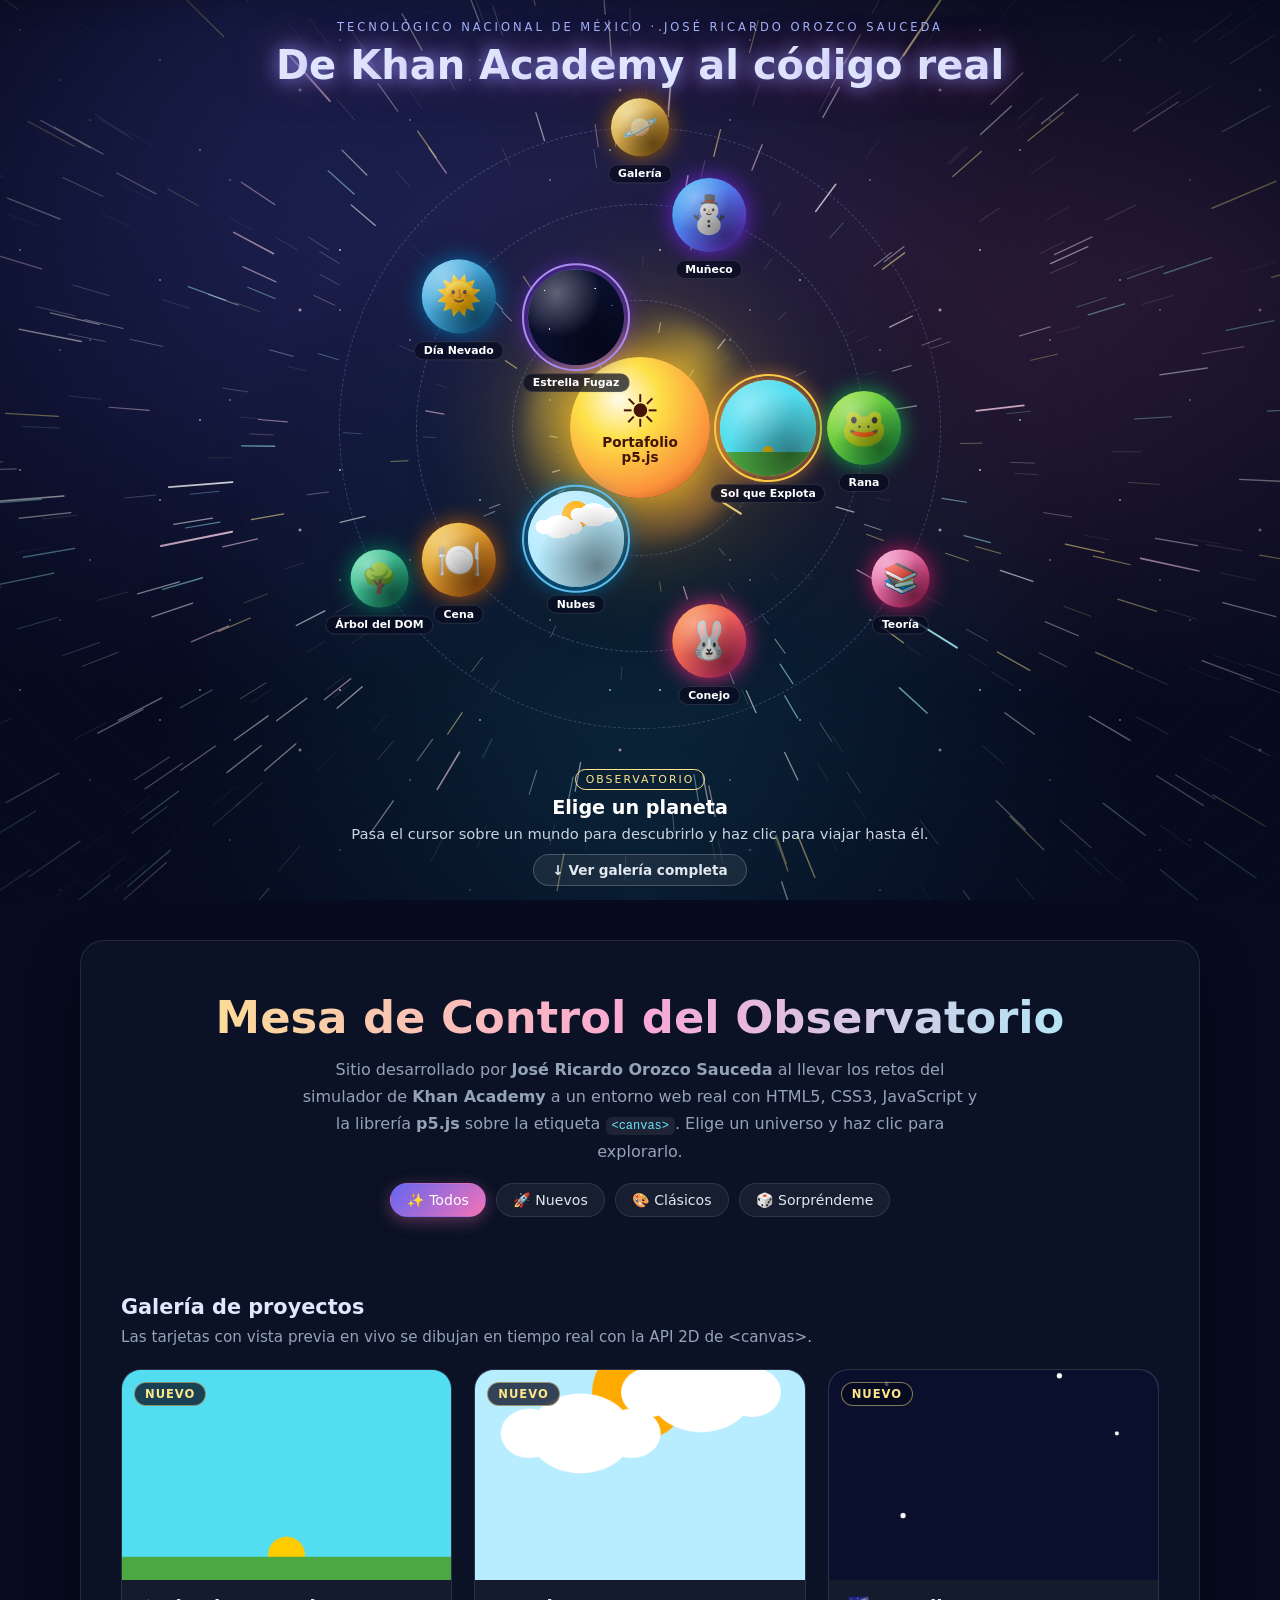
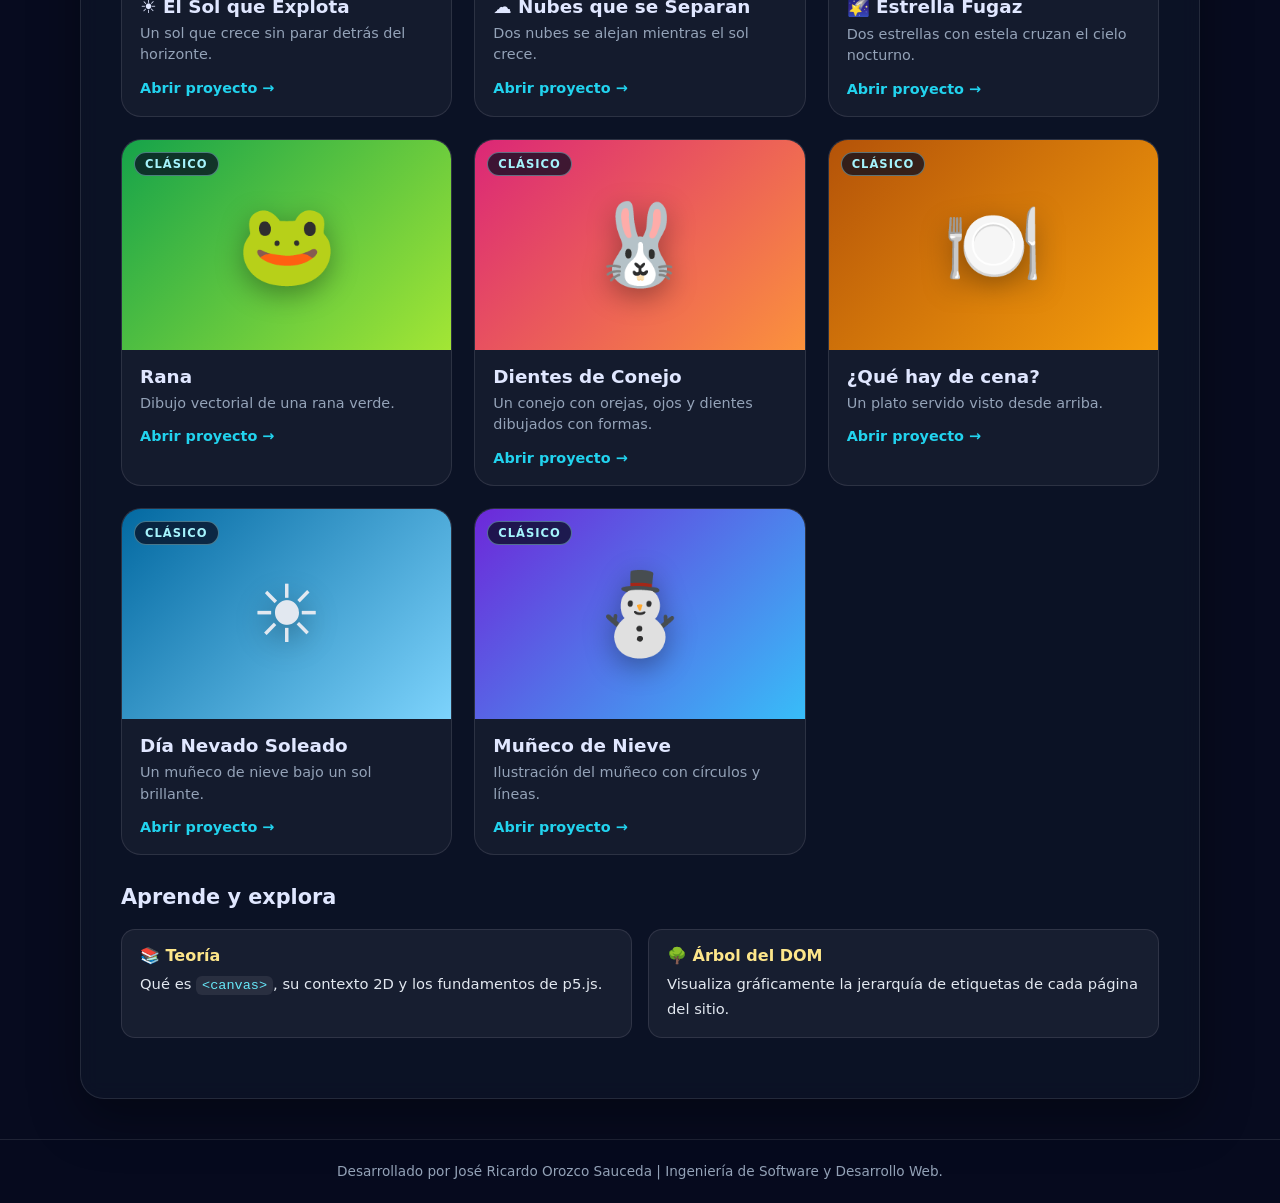
<file: index.html>
<!DOCTYPE html>
<html lang="es">
<head>
    <meta charset="UTF-8">
    <meta name="viewport" content="width=device-width, initial-scale=1.0">
    <title>Portafolio de Proyectos - Khan Academy</title>
    <link rel="stylesheet" href="style.css">
    <link rel="stylesheet" href="wow.css">
</head>
<body class="wow">
    <header>
        <h1>Portafolio Web: Khan Academy a Código Nativo</h1>
        <nav>
            <a href="index.html" class="active">Inicio</a>
            <a href="teoria.html">Teoría</a>
            <a href="dom-inspector.html">Árbol del DOM</a>
            <a href="rana.html">Rana</a>
            <a href="conejo.html">Conejo</a>
            <a href="cena.html">Cena</a>
            <a href="sol.html">Día Nevado</a>
            <a href="muneco.html">Muñeco</a>
            <a href="sol-explota.html" class="new">Sol que Explota</a>
            <a href="nubes.html" class="new">Nubes</a>
            <a href="estrella-fugaz.html" class="new">Estrella Fugaz</a>
        </nav>
    </header>

    <!-- ===================== PORTAL ORBITAL ===================== -->
    <section class="portal" id="portal" aria-label="Menú principal">
        <canvas class="warp" id="warp" aria-hidden="true"></canvas>

        <div class="portal-head">
            <p class="kicker">Tecnológico Nacional de México · José Ricardo Orozco Sauceda</p>
            <h2 class="wow-title">De Khan Academy al código real</h2>
        </div>

        <div class="system" id="system">
            <div class="corona" aria-hidden="true"></div>
            <div class="core" aria-hidden="true"><i>☀</i><b>Portafolio<br>p5.js</b></div>

            <!-- Anillo 1: proyectos nuevos (animación en vivo) -->
            <div class="ring r1 cw">
                <a class="planet s1" href="sol-explota.html" style="--a:0deg;--i:0;--c1:#fde047;--c2:#fb923c"
                   data-tag="Nuevo" data-title="El Sol que Explota" data-desc="Un sol que crece sin parar detrás del horizonte."
                   data-glow="rgba(251,191,36,.8)" aria-label="El Sol que Explota">
                    <span class="p-in"><span class="ping"></span>
                        <span class="orb"><canvas width="400" height="400" data-preview="sol"></canvas></span>
                        <span class="label">Sol que Explota</span></span>
                </a>
                <a class="planet s1" href="nubes.html" style="--a:120deg;--i:1;--c1:#7dd3fc;--c2:#0284c7"
                   data-tag="Nuevo" data-title="Nubes que se Separan" data-desc="Dos nubes se alejan mientras el sol crece."
                   data-glow="rgba(56,189,248,.8)" aria-label="Nubes que se Separan">
                    <span class="p-in"><span class="ping"></span>
                        <span class="orb"><canvas width="400" height="400" data-preview="nubes"></canvas></span>
                        <span class="label">Nubes</span></span>
                </a>
                <a class="planet s1" href="estrella-fugaz.html" style="--a:240deg;--i:2;--c1:#c4b5fd;--c2:#6d28d9"
                   data-tag="Nuevo" data-title="Estrella Fugaz" data-desc="Dos estrellas con estela cruzan el cielo nocturno."
                   data-glow="rgba(167,139,250,.85)" aria-label="Estrella Fugaz">
                    <span class="p-in"><span class="ping"></span>
                        <span class="orb"><canvas width="400" height="400" data-preview="estrella"></canvas></span>
                        <span class="label">Estrella Fugaz</span></span>
                </a>
            </div>

            <!-- Anillo 2: proyectos clásicos -->
            <div class="ring r2 ccw">
                <a class="planet s2" href="rana.html" style="--a:0deg;--i:3;--c1:#a3e635;--c2:#16a34a"
                   data-tag="Clásico" data-title="Rana" data-desc="Dibujo vectorial de una rana verde."
                   data-glow="rgba(74,222,128,.8)" aria-label="Rana">
                    <span class="p-in"><span class="orb">🐸</span><span class="label">Rana</span></span>
                </a>
                <a class="planet s2" href="conejo.html" style="--a:72deg;--i:4;--c1:#fb923c;--c2:#db2777"
                   data-tag="Clásico" data-title="Dientes de Conejo" data-desc="Un conejo con orejas, ojos y dientes dibujados con formas."
                   data-glow="rgba(244,114,182,.8)" aria-label="Dientes de Conejo">
                    <span class="p-in"><span class="orb">🐰</span><span class="label">Conejo</span></span>
                </a>
                <a class="planet s2" href="cena.html" style="--a:144deg;--i:5;--c1:#fcd34d;--c2:#b45309"
                   data-tag="Clásico" data-title="¿Qué hay de cena?" data-desc="Un plato servido visto desde arriba."
                   data-glow="rgba(245,158,11,.8)" aria-label="Qué hay de cena">
                    <span class="p-in"><span class="orb">🍽️</span><span class="label">Cena</span></span>
                </a>
                <a class="planet s2" href="sol.html" style="--a:216deg;--i:6;--c1:#7dd3fc;--c2:#0369a1"
                   data-tag="Clásico" data-title="Día Nevado Soleado" data-desc="Un muñeco de nieve bajo un sol brillante."
                   data-glow="rgba(125,211,252,.8)" aria-label="Día Nevado Soleado">
                    <span class="p-in"><span class="orb">🌞</span><span class="label">Día Nevado</span></span>
                </a>
                <a class="planet s2" href="muneco.html" style="--a:288deg;--i:7;--c1:#38bdf8;--c2:#6d28d9"
                   data-tag="Clásico" data-title="Muñeco de Nieve" data-desc="Ilustración del muñeco con círculos y líneas."
                   data-glow="rgba(129,140,248,.8)" aria-label="Muñeco de Nieve">
                    <span class="p-in"><span class="orb">⛄</span><span class="label">Muñeco</span></span>
                </a>
            </div>

            <!-- Anillo 3: aprende y explora -->
            <div class="ring r3 cw">
                <a class="planet s3" href="teoria.html" style="--a:30deg;--i:8;--c1:#f9a8d4;--c2:#be185d"
                   data-tag="Aprende" data-title="Teoría" data-desc="Qué es &lt;canvas&gt;, su contexto 2D y los fundamentos de p5.js."
                   data-glow="rgba(244,114,182,.8)" aria-label="Teoría">
                    <span class="p-in"><span class="orb">📚</span><span class="label">Teoría</span></span>
                </a>
                <a class="planet s3" href="dom-inspector.html" style="--a:150deg;--i:9;--c1:#6ee7b7;--c2:#047857"
                   data-tag="Explora" data-title="Árbol del DOM" data-desc="La jerarquía de etiquetas de cada página, dibujada como árbol."
                   data-glow="rgba(52,211,153,.8)" aria-label="Árbol del DOM">
                    <span class="p-in"><span class="orb">🌳</span><span class="label">Árbol del DOM</span></span>
                </a>
                <a class="planet s3" href="#galeria" data-warp="no" style="--a:270deg;--i:10;--c1:#fde68a;--c2:#a16207"
                   data-tag="Galería" data-title="Galería completa" data-desc="Todas las tarjetas con filtros y botón sorpresa, más abajo."
                   data-glow="rgba(253,230,138,.8)" aria-label="Ir a la galería">
                    <span class="p-in"><span class="orb">🪐</span><span class="label">Galería</span></span>
                </a>
            </div>
        </div>

        <div class="portal-foot">
            <div class="info" id="info" aria-live="polite">
                <span class="tag">Observatorio</span>
                <h3>Elige un planeta</h3>
                <p>Pasa el cursor sobre un mundo para descubrirlo y haz clic para viajar hasta él.</p>
            </div>
            <a class="down" href="#galeria">↓ Ver galería completa</a>
        </div>
    </section>

    <div class="warp-flash" aria-hidden="true"></div>

    <!-- ===================== GALERÍA ===================== -->
    <main class="wide" id="galeria">
        <section class="hero">
            <h2>Mesa de Control del Observatorio</h2>
            <p>
                Sitio desarrollado por <strong>José Ricardo Orozco Sauceda</strong> al llevar los retos del simulador de
                <strong>Khan Academy</strong> a un entorno web real con HTML5, CSS3, JavaScript y la librería
                <strong>p5.js</strong> sobre la etiqueta <code>&lt;canvas&gt;</code>.
                Elige un universo y haz clic para explorarlo.
            </p>
            <div class="chips" role="tablist" aria-label="Filtrar proyectos">
                <button class="chip on" data-filter="todos">✨ Todos</button>
                <button class="chip" data-filter="nuevo">🚀 Nuevos</button>
                <button class="chip" data-filter="clasico">🎨 Clásicos</button>
                <button class="chip" id="random-btn">🎲 Sorpréndeme</button>
            </div>
        </section>

        <h3 class="section-title">Galería de proyectos</h3>
        <p class="section-sub">Las tarjetas con vista previa en vivo se dibujan en tiempo real con la API 2D de &lt;canvas&gt;.</p>

        <div class="gallery" id="gallery">
            <!-- NUEVOS -->
            <a class="card" data-cat="nuevo" href="sol-explota.html">
                <div class="card-visual">
                    <span class="badge">Nuevo</span>
                    <canvas width="400" height="400" data-preview="sol"></canvas>
                </div>
                <div class="card-body">
                    <h3>☀️ El Sol que Explota</h3>
                    <p>Un sol que crece sin parar detrás del horizonte.</p>
                    <span class="card-cta">Abrir proyecto →</span>
                </div>
            </a>

            <a class="card" data-cat="nuevo" href="nubes.html">
                <div class="card-visual">
                    <span class="badge">Nuevo</span>
                    <canvas width="400" height="400" data-preview="nubes"></canvas>
                </div>
                <div class="card-body">
                    <h3>☁️ Nubes que se Separan</h3>
                    <p>Dos nubes se alejan mientras el sol crece.</p>
                    <span class="card-cta">Abrir proyecto →</span>
                </div>
            </a>

            <a class="card" data-cat="nuevo" href="estrella-fugaz.html">
                <div class="card-visual">
                    <span class="badge">Nuevo</span>
                    <canvas width="400" height="400" data-preview="estrella"></canvas>
                </div>
                <div class="card-body">
                    <h3>🌠 Estrella Fugaz</h3>
                    <p>Dos estrellas con estela cruzan el cielo nocturno.</p>
                    <span class="card-cta">Abrir proyecto →</span>
                </div>
            </a>

            <!-- CLÁSICOS -->
            <a class="card" data-cat="clasico" href="rana.html">
                <div class="card-visual" style="--g1:#16a34a; --g2:#a3e635;">
                    <span class="badge classic">Clásico</span>
                    <span class="emoji">🐸</span>
                </div>
                <div class="card-body">
                    <h3>Rana</h3>
                    <p>Dibujo vectorial de una rana verde.</p>
                    <span class="card-cta">Abrir proyecto →</span>
                </div>
            </a>

            <a class="card" data-cat="clasico" href="conejo.html">
                <div class="card-visual" style="--g1:#db2777; --g2:#fb923c;">
                    <span class="badge classic">Clásico</span>
                    <span class="emoji">🐰</span>
                </div>
                <div class="card-body">
                    <h3>Dientes de Conejo</h3>
                    <p>Un conejo con orejas, ojos y dientes dibujados con formas.</p>
                    <span class="card-cta">Abrir proyecto →</span>
                </div>
            </a>

            <a class="card" data-cat="clasico" href="cena.html">
                <div class="card-visual" style="--g1:#b45309; --g2:#f59e0b;">
                    <span class="badge classic">Clásico</span>
                    <span class="emoji">🍽️</span>
                </div>
                <div class="card-body">
                    <h3>¿Qué hay de cena?</h3>
                    <p>Un plato servido visto desde arriba.</p>
                    <span class="card-cta">Abrir proyecto →</span>
                </div>
            </a>

            <a class="card" data-cat="clasico" href="sol.html">
                <div class="card-visual" style="--g1:#0369a1; --g2:#7dd3fc;">
                    <span class="badge classic">Clásico</span>
                    <span class="emoji">☀️</span>
                </div>
                <div class="card-body">
                    <h3>Día Nevado Soleado</h3>
                    <p>Un muñeco de nieve bajo un sol brillante.</p>
                    <span class="card-cta">Abrir proyecto →</span>
                </div>
            </a>

            <a class="card" data-cat="clasico" href="muneco.html">
                <div class="card-visual" style="--g1:#6d28d9; --g2:#38bdf8;">
                    <span class="badge classic">Clásico</span>
                    <span class="emoji">⛄</span>
                </div>
                <div class="card-body">
                    <h3>Muñeco de Nieve</h3>
                    <p>Ilustración del muñeco con círculos y líneas.</p>
                    <span class="card-cta">Abrir proyecto →</span>
                </div>
            </a>
        </div>

        <h3 class="section-title">Aprende y explora</h3>
        <div class="info-grid">
            <a class="info-box" href="teoria.html" style="text-decoration:none;color:inherit;">
                <h4>📚 Teoría</h4>
                <p>Qué es <code>&lt;canvas&gt;</code>, su contexto 2D y los fundamentos de p5.js.</p>
            </a>
            <a class="info-box" href="dom-inspector.html" style="text-decoration:none;color:inherit;">
                <h4>🌳 Árbol del DOM</h4>
                <p>Visualiza gráficamente la jerarquía de etiquetas de cada página del sitio.</p>
            </a>
        </div>
    </main>

    <footer>
        <p>Desarrollado por José Ricardo Orozco Sauceda | Ingeniería de Software y Desarrollo Web.</p>
    </footer>

    <script src="previews.js"></script>
    <script src="main.js"></script>
    <script src="wow.js"></script>
</body>
</html>
</file>
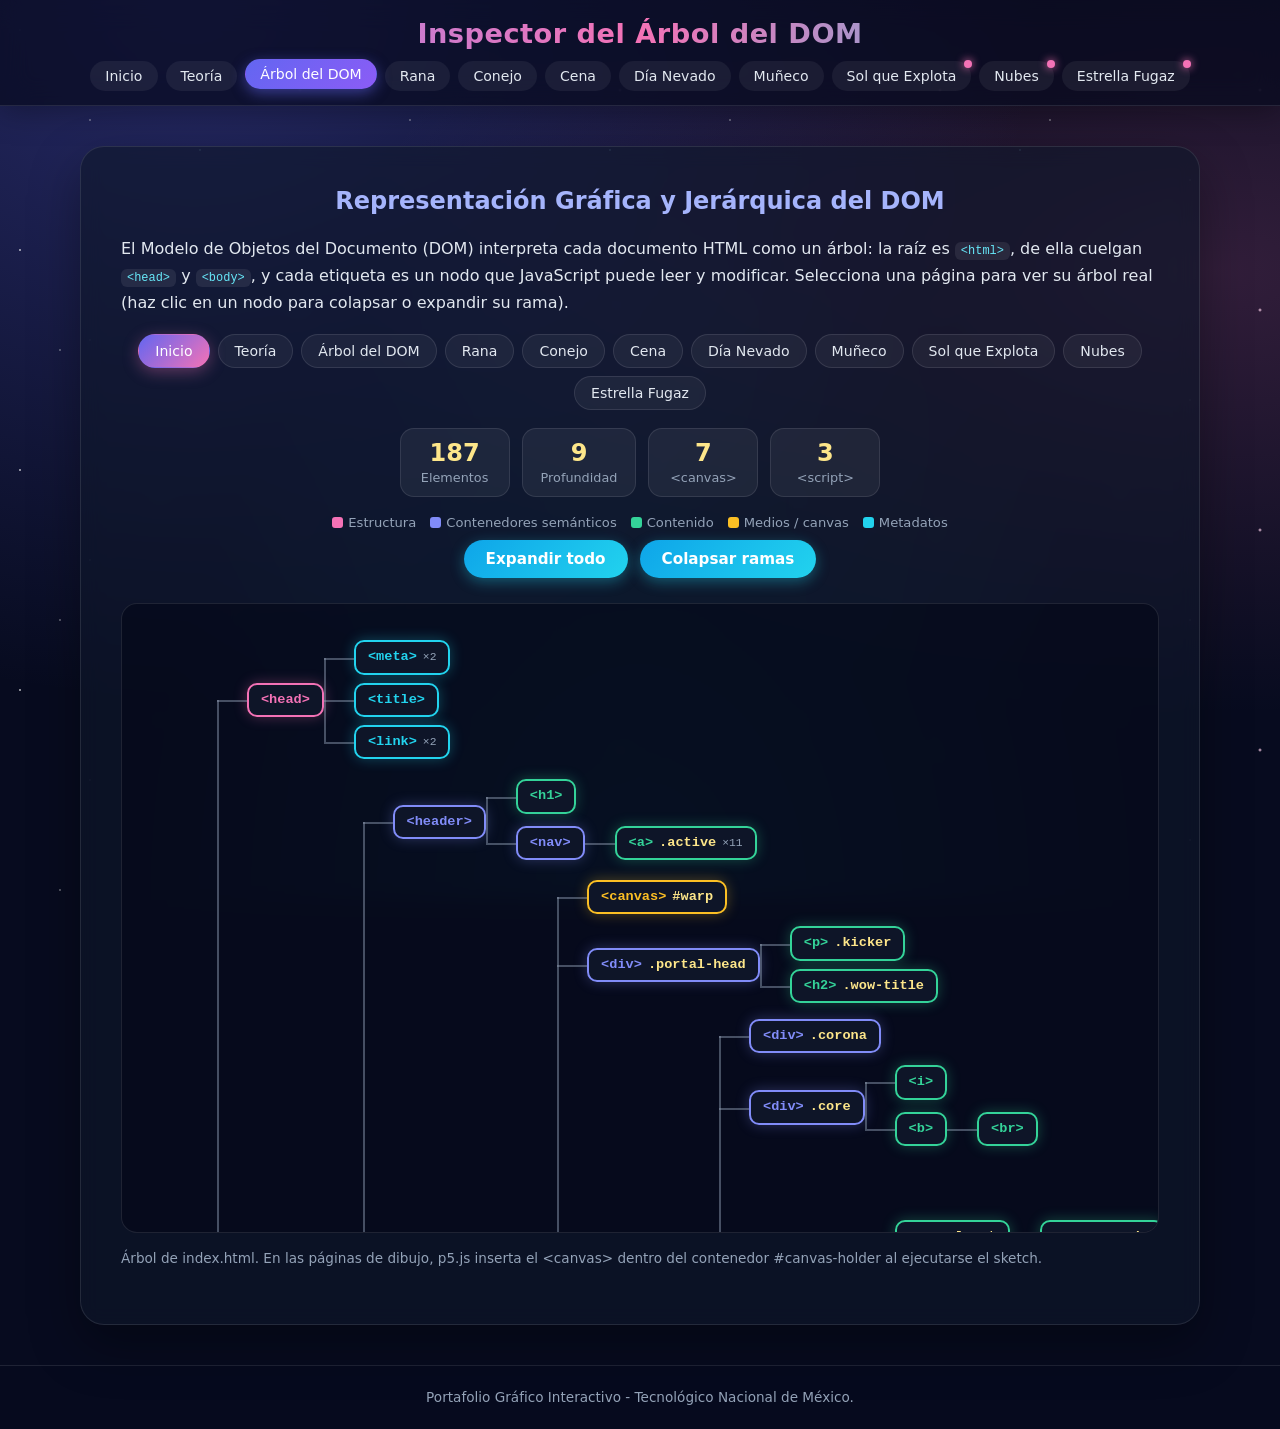
<file: dom-inspector.html>
<!DOCTYPE html>
<html lang="es">
<head>
    <meta charset="UTF-8">
    <meta name="viewport" content="width=device-width, initial-scale=1.0">
    <title>Inspector del Árbol del DOM</title>
    <link rel="stylesheet" href="style.css">
</head>
<body>
    <header>
        <h1>Inspector del Árbol del DOM</h1>
        <nav>
            <a href="index.html">Inicio</a>
            <a href="teoria.html">Teoría</a>
            <a href="dom-inspector.html" class="active">Árbol del DOM</a>
            <a href="rana.html">Rana</a>
            <a href="conejo.html">Conejo</a>
            <a href="cena.html">Cena</a>
            <a href="sol.html">Día Nevado</a>
            <a href="muneco.html">Muñeco</a>
            <a href="sol-explota.html" class="new">Sol que Explota</a>
            <a href="nubes.html" class="new">Nubes</a>
            <a href="estrella-fugaz.html" class="new">Estrella Fugaz</a>
        </nav>
    </header>

    <main class="wide">
        <h2>Representación Gráfica y Jerárquica del DOM</h2>
        <p>
            El Modelo de Objetos del Documento (DOM) interpreta cada documento HTML como un árbol: la raíz es
            <code>&lt;html&gt;</code>, de ella cuelgan <code>&lt;head&gt;</code> y <code>&lt;body&gt;</code>, y cada
            etiqueta es un nodo que JavaScript puede leer y modificar. Selecciona una página para ver su árbol real
            (haz clic en un nodo para colapsar o expandir su rama).
        </p>

        <div class="tabs" id="tabs"></div>

        <div class="stats">
            <div class="stat"><b id="st-total">0</b><span>Elementos</span></div>
            <div class="stat"><b id="st-depth">0</b><span>Profundidad</span></div>
            <div class="stat"><b id="st-canvas">0</b><span>&lt;canvas&gt;</span></div>
            <div class="stat"><b id="st-scripts">0</b><span>&lt;script&gt;</span></div>
        </div>

        <div class="legend">
            <span><i style="background:#f472b6"></i>Estructura</span>
            <span><i style="background:#818cf8"></i>Contenedores semánticos</span>
            <span><i style="background:#34d399"></i>Contenido</span>
            <span><i style="background:#fbbf24"></i>Medios / canvas</span>
            <span><i style="background:#22d3ee"></i>Metadatos</span>
        </div>

        <div class="controls">
            <button class="btn alt" id="expand-all">Expandir todo</button>
            <button class="btn alt" id="collapse-all">Colapsar ramas</button>
        </div>

        <div class="dom-tree"><div class="tree" id="tree"></div></div>
        <p class="dom-note" id="note"></p>
    </main>

    <footer>
        <p>Portafolio Gráfico Interactivo - Tecnológico Nacional de México.</p>
    </footer>

    <script src="main.js"></script>
    <script>
        const PAGES = [
            { name: 'Inicio', file: 'index.html' },
            { name: 'Teoría', file: 'teoria.html' },
            { name: 'Árbol del DOM', file: 'dom-inspector.html' },
            { name: 'Rana', file: 'rana.html' },
            { name: 'Conejo', file: 'conejo.html' },
            { name: 'Cena', file: 'cena.html' },
            { name: 'Día Nevado', file: 'sol.html' },
            { name: 'Muñeco', file: 'muneco.html' },
            { name: 'Sol que Explota', file: 'sol-explota.html' },
            { name: 'Nubes', file: 'nubes.html' },
            { name: 'Estrella Fugaz', file: 'estrella-fugaz.html' }
        ];

        const treeBox = document.getElementById('tree');
        const note = document.getElementById('note');
        const tabsBox = document.getElementById('tabs');

        function category(tag) {
            if (['html', 'head', 'body'].includes(tag)) return 'structural';
            if (['header', 'nav', 'main', 'footer', 'section', 'article', 'aside', 'div'].includes(tag)) return 'semantic';
            if (['canvas', 'img', 'svg', 'video'].includes(tag)) return 'media';
            if (['meta', 'title', 'link', 'script', 'style'].includes(tag)) return 'meta';
            return 'content';
        }

        function depthOf(el) {
            let max = 0;
            for (const c of el.children) max = Math.max(max, depthOf(c));
            return max + 1;
        }

        function makeNode(el, count) {
            const tag = el.tagName.toLowerCase();
            const li = document.createElement('li');
            const span = document.createElement('span');
            span.className = 'node ' + category(tag);
            span.textContent = '<' + tag + '>';
            if (el.id) { const e = document.createElement('em'); e.textContent = '#' + el.id; span.appendChild(e); }
            else if (el.classList && el.classList.length) { const e = document.createElement('em'); e.textContent = '.' + el.classList[0]; span.appendChild(e); }
            if (count > 1) { const s = document.createElement('small'); s.textContent = '×' + count; span.appendChild(s); }
            span.title = el.outerHTML.slice(0, el.outerHTML.indexOf('>') + 1);
            li.appendChild(span);

            const kids = Array.from(el.children);
            if (kids.length) {
                span.classList.add('has-kids');
                span.addEventListener('click', () => li.classList.toggle('closed'));
                const ul = document.createElement('ul');
                // Agrupa hermanos hoja consecutivos con la misma etiqueta (p. ej. los 11 <a> del menú)
                let i = 0;
                while (i < kids.length) {
                    const k = kids[i];
                    let n = 1;
                    if (!k.children.length) {
                        while (i + n < kids.length && kids[i + n].tagName === k.tagName && !kids[i + n].children.length) n++;
                    }
                    ul.appendChild(makeNode(k, n));
                    i += n;
                }
                li.appendChild(ul);
            }
            return li;
        }

        function render(rootEl, noteText) {
            treeBox.innerHTML = '';
            const ul = document.createElement('ul');
            const rootLi = makeNode(rootEl, 1);
            rootLi.querySelector('.node').classList.add('root');
            ul.appendChild(rootLi);
            treeBox.appendChild(ul);
            document.getElementById('st-total').textContent = rootEl.querySelectorAll('*').length + 1;
            document.getElementById('st-depth').textContent = depthOf(rootEl);
            document.getElementById('st-canvas').textContent = rootEl.querySelectorAll('canvas').length;
            document.getElementById('st-scripts').textContent = rootEl.querySelectorAll('script').length;
            note.textContent = noteText || '';
        }

        async function load(page, btn) {
            document.querySelectorAll('#tabs .chip').forEach(b => b.classList.remove('on'));
            btn.classList.add('on');
            try {
                const res = await fetch(page.file, { cache: 'no-store' });
                if (!res.ok) throw new Error('No encontrado');
                const html = await res.text();
                const doc = new DOMParser().parseFromString(html, 'text/html');
                render(doc.documentElement,
                    'Árbol de ' + page.file + '. En las páginas de dibujo, p5.js inserta el <canvas> dentro del contenedor #canvas-holder al ejecutarse el sketch.');
            } catch (err) {
                if (page.file === 'dom-inspector.html') {
                    render(document.documentElement, 'Árbol de esta misma página, leído en vivo con document.documentElement.');
                } else {
                    treeBox.innerHTML = '';
                    note.textContent = 'No se pudo leer ' + page.file + '. Abre el sitio desde GitHub Pages o un servidor local (fetch no funciona con file://) y verifica que el archivo exista.';
                }
            }
        }

        PAGES.forEach((p, i) => {
            const b = document.createElement('button');
            b.className = 'chip';
            b.textContent = p.name;
            b.addEventListener('click', () => load(p, b));
            tabsBox.appendChild(b);
            if (i === 0) window.__first = b;
        });

        document.getElementById('expand-all').addEventListener('click', () =>
            treeBox.querySelectorAll('li.closed').forEach(li => li.classList.remove('closed')));
        document.getElementById('collapse-all').addEventListener('click', () =>
            treeBox.querySelectorAll('li').forEach(li => { if (li.querySelector(':scope > ul > li > ul')) li.classList.add('closed'); }));

        load(PAGES[0], window.__first);
    </script>
</body>
</html>
</file>
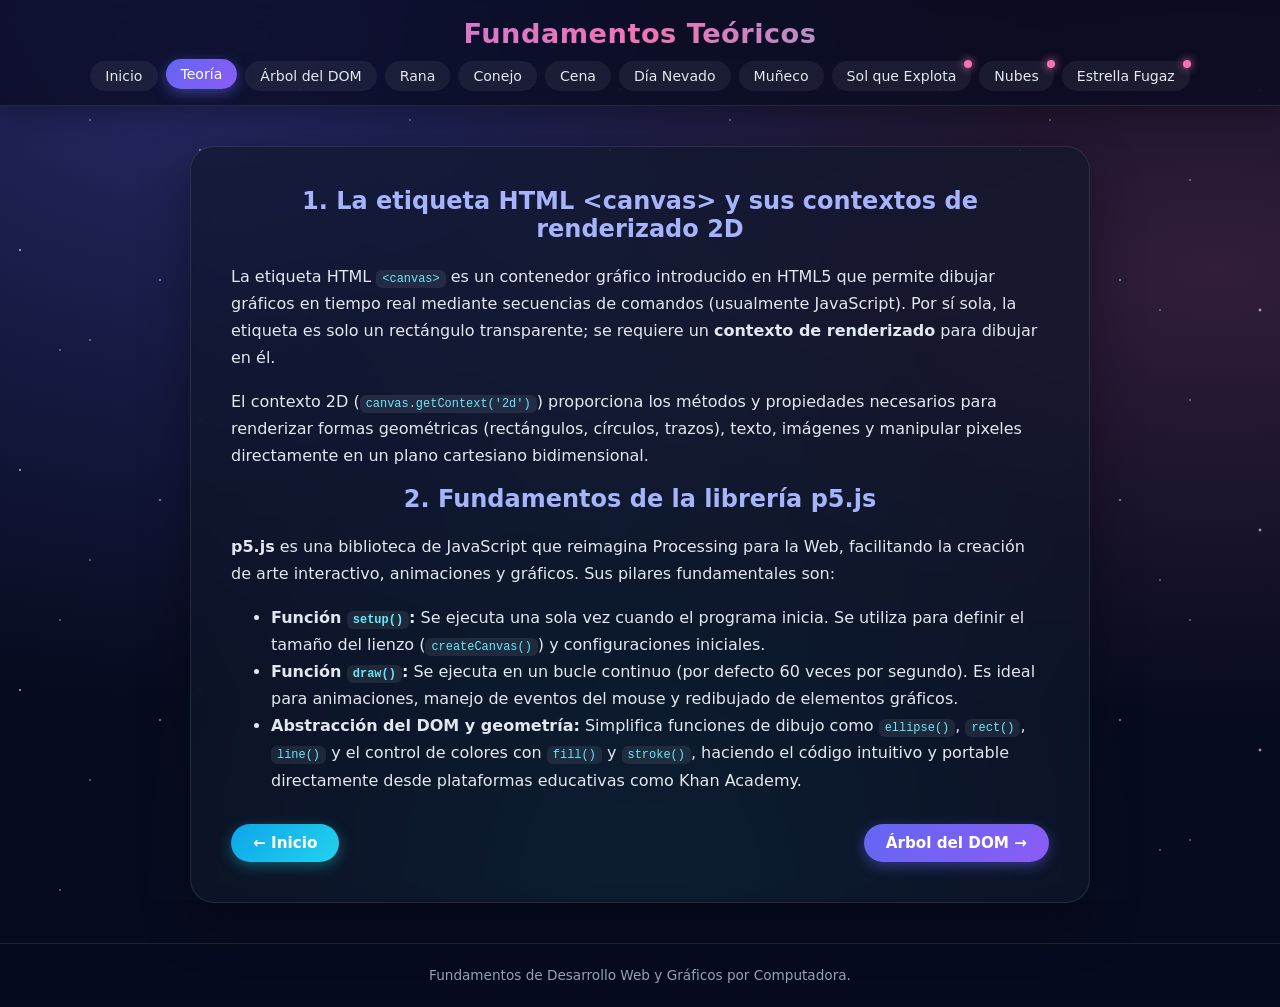
<file: teoria.html>
<!DOCTYPE html>
<html lang="es">
<head>
    <meta charset="UTF-8">
    <meta name="viewport" content="width=device-width, initial-scale=1.0">
    <title>Sección Teórica - Canvas y p5.js</title>
    <link rel="stylesheet" href="style.css">
</head>
<body>
    <header>
        <h1>Fundamentos Teóricos</h1>
        <nav>
            <a href="index.html">Inicio</a>
            <a href="teoria.html">Teoría</a>
            <a href="dom-inspector.html">Árbol del DOM</a>
            <a href="rana.html">Rana</a>
            <a href="conejo.html">Conejo</a>
            <a href="cena.html">Cena</a>
            <a href="sol.html">Día Nevado</a>
            <a href="muneco.html">Muñeco</a>
            <a href="sol-explota.html" class="new">Sol que Explota</a>
            <a href="nubes.html" class="new">Nubes</a>
            <a href="estrella-fugaz.html" class="new">Estrella Fugaz</a>
        </nav>
    </header>

    <main>
        <h2>1. La etiqueta HTML &lt;canvas&gt; y sus contextos de renderizado 2D</h2>
        <p>La etiqueta HTML <code>&lt;canvas&gt;</code> es un contenedor gráfico introducido en HTML5 que permite dibujar gráficos en tiempo real mediante secuencias de comandos (usualmente JavaScript). Por sí sola, la etiqueta es solo un rectángulo transparente; se requiere un <strong>contexto de renderizado</strong> para dibujar en él.</p>
        <p>El contexto 2D (<code>canvas.getContext('2d')</code>) proporciona los métodos y propiedades necesarios para renderizar formas geométricas (rectángulos, círculos, trazos), texto, imágenes y manipular pixeles directamente en un plano cartesiano bidimensional.</p>

        <h2>2. Fundamentos de la librería p5.js</h2>
        <p><strong>p5.js</strong> es una biblioteca de JavaScript que reimagina Processing para la Web, facilitando la creación de arte interactivo, animaciones y gráficos. Sus pilares fundamentales son:</p>
        <ul>
            <li><strong>Función <code>setup()</code>:</strong> Se ejecuta una sola vez cuando el programa inicia. Se utiliza para definir el tamaño del lienzo (<code>createCanvas()</code>) y configuraciones iniciales.</li>
            <li><strong>Función <code>draw()</code>:</strong> Se ejecuta en un bucle continuo (por defecto 60 veces por segundo). Es ideal para animaciones, manejo de eventos del mouse y redibujado de elementos gráficos.</li>
            <li><strong>Abstracción del DOM y geometría:</strong> Simplifica funciones de dibujo como <code>ellipse()</code>, <code>rect()</code>, <code>line()</code> y el control de colores con <code>fill()</code> y <code>stroke()</code>, haciendo el código intuitivo y portable directamente desde plataformas educativas como Khan Academy.</li>
        </ul>

        <div class="pager">
            <a class="btn alt" href="index.html">← Inicio</a>
            <a class="btn" href="dom-inspector.html">Árbol del DOM →</a>
        </div>
    </main>

    <footer>
        <p>Fundamentos de Desarrollo Web y Gráficos por Computadora.</p>
    </footer>

    <script src="main.js"></script>
</body>
</html>
</file>
<file: style.css>
/* style.css - Tema "Observatorio" */
:root {
    --primary: #6366f1;
    --primary-hover: #4f46e5;
    --accent: #f472b6;
    --cyan: #22d3ee;
    --gold: #fbbf24;
    --bg: #070b1f;
    --glass: rgba(15, 23, 42, 0.62);
    --glass-border: rgba(255, 255, 255, 0.1);
    --card-bg: var(--glass);
    --text-main: #e2e8f0;
    --text-muted: #94a3b8;
}

* { box-sizing: border-box; }

body {
    font-family: 'Segoe UI', system-ui, -apple-system, sans-serif;
    background:
        radial-gradient(ellipse at 15% 0%, rgba(99, 102, 241, 0.35), transparent 55%),
        radial-gradient(ellipse at 95% 30%, rgba(244, 114, 182, 0.18), transparent 50%),
        radial-gradient(ellipse at 50% 100%, rgba(34, 211, 238, 0.15), transparent 55%),
        var(--bg);
    background-attachment: fixed;
    color: var(--text-main);
    margin: 0;
    padding: 0;
    display: flex;
    flex-direction: column;
    align-items: center;
    min-height: 100vh;
}

/* Estrellas titilantes (dos capas) */
body::before, body::after {
    content: '';
    position: fixed;
    inset: 0;
    pointer-events: none;
    z-index: -1;
}
body::before {
    background-image:
        radial-gradient(1.5px 1.5px at 20px 30px, #fff, transparent),
        radial-gradient(1px 1px at 90px 120px, #fff, transparent),
        radial-gradient(1.5px 1.5px at 160px 60px, #c7d2fe, transparent),
        radial-gradient(1px 1px at 230px 180px, #fff, transparent),
        radial-gradient(2px 2px at 300px 90px, #fbcfe8, transparent);
    background-size: 320px 220px;
    animation: twinkle 4s ease-in-out infinite alternate;
}
body::after {
    background-image:
        radial-gradient(1px 1px at 60px 80px, #fff, transparent),
        radial-gradient(1.5px 1.5px at 200px 150px, #a5f3fc, transparent),
        radial-gradient(1px 1px at 340px 40px, #fff, transparent);
    background-size: 410px 270px;
    animation: twinkle 6s ease-in-out infinite alternate-reverse;
}
@keyframes twinkle { from { opacity: 0.35; } to { opacity: 1; } }

/* ---------- Cabecera y navegación ---------- */
header {
    background: rgba(7, 11, 31, 0.72);
    backdrop-filter: blur(14px);
    -webkit-backdrop-filter: blur(14px);
    color: white;
    width: 100%;
    padding: 18px 0 14px;
    text-align: center;
    position: sticky;
    top: 0;
    z-index: 1000;
    border-bottom: 1px solid var(--glass-border);
    box-shadow: 0 4px 30px rgba(0, 0, 0, 0.35);
}

header h1 {
    margin: 0 0 12px 0;
    font-size: 1.7rem;
    letter-spacing: 0.5px;
    background: linear-gradient(90deg, #818cf8, #f472b6, #22d3ee);
    -webkit-background-clip: text;
    background-clip: text;
    color: transparent;
}

nav {
    display: flex;
    justify-content: center;
    flex-wrap: wrap;
    gap: 8px;
    padding: 0 15px;
}

nav a {
    color: #e2e8f0;
    text-decoration: none;
    padding: 6px 14px;
    border-radius: 20px;
    font-size: 0.88rem;
    font-weight: 500;
    background: rgba(255, 255, 255, 0.06);
    border: 1px solid transparent;
    transition: all 0.25s ease;
    position: relative;
}

nav a:hover, nav a.active {
    background: linear-gradient(135deg, var(--primary), #8b5cf6);
    color: white;
    transform: translateY(-2px);
    box-shadow: 0 4px 14px rgba(99, 102, 241, 0.5);
}

nav a.new::after {
    content: '';
    position: absolute;
    top: -2px;
    right: -2px;
    width: 8px;
    height: 8px;
    border-radius: 50%;
    background: var(--accent);
    box-shadow: 0 0 8px var(--accent);
}

/* ---------- Contenedor principal ---------- */
main {
    max-width: 900px;
    width: 92%;
    background: var(--glass);
    backdrop-filter: blur(10px);
    -webkit-backdrop-filter: blur(10px);
    border: 1px solid var(--glass-border);
    padding: 40px;
    margin: 40px 0;
    border-radius: 24px;
    box-shadow: 0 20px 50px rgba(0, 0, 0, 0.35);
    text-align: center;
}

main.wide { max-width: 1120px; }

h2 { color: #a5b4fc; margin-top: 0; }
h3 { color: #e0e7ff; }

p, li {
    line-height: 1.7;
    text-align: left;
    color: var(--text-main);
}

a { color: var(--cyan); }
code {
    background: rgba(255, 255, 255, 0.08);
    padding: 2px 6px;
    border-radius: 6px;
    color: #67e8f9;
    font-size: 0.92em;
}

/* ---------- Hero (inicio) ---------- */
.hero { padding: 10px 0 30px; }
.hero h2 {
    font-size: clamp(1.8rem, 4vw, 2.8rem);
    margin: 0 0 12px;
    background: linear-gradient(90deg, #fde68a, #f9a8d4, #a5f3fc);
    -webkit-background-clip: text;
    background-clip: text;
    color: transparent;
}
.hero p { text-align: center; max-width: 680px; margin: 0 auto 18px; color: var(--text-muted); }

.chips { display: flex; justify-content: center; flex-wrap: wrap; gap: 10px; margin: 18px 0; }
.chip {
    font-family: inherit;
    font-size: 0.88rem;
    color: #e2e8f0;
    padding: 8px 16px;
    border-radius: 999px;
    border: 1px solid var(--glass-border);
    background: rgba(255, 255, 255, 0.05);
    cursor: pointer;
    transition: all 0.2s;
}
.chip:hover { background: rgba(255, 255, 255, 0.12); }
.chip.on {
    background: linear-gradient(135deg, var(--primary), var(--accent));
    border-color: transparent;
    color: #fff;
    box-shadow: 0 4px 16px rgba(244, 114, 182, 0.35);
}

.section-title {
    text-align: left;
    margin: 30px 0 6px;
    font-size: 1.3rem;
    color: #e0e7ff;
}
.section-sub { text-align: left; margin: 0 0 18px; color: var(--text-muted); font-size: 0.95rem; }

/* ---------- Galería de tarjetas ---------- */
.gallery {
    display: grid;
    grid-template-columns: repeat(auto-fill, minmax(250px, 1fr));
    gap: 22px;
    margin-top: 10px;
}

.card {
    --mx: 50%;
    --my: 50%;
    position: relative;
    display: flex;
    flex-direction: column;
    text-align: left;
    text-decoration: none;
    color: inherit;
    border-radius: 20px;
    overflow: hidden;
    background: rgba(255, 255, 255, 0.04);
    border: 1px solid var(--glass-border);
    transition: transform 0.15s ease-out, border-color 0.3s, box-shadow 0.3s;
    animation: rise 0.6s backwards;
}
.card:nth-child(2) { animation-delay: 0.05s; }
.card:nth-child(3) { animation-delay: 0.1s; }
.card:nth-child(4) { animation-delay: 0.15s; }
.card:nth-child(5) { animation-delay: 0.2s; }
.card:nth-child(6) { animation-delay: 0.25s; }
.card:nth-child(7) { animation-delay: 0.3s; }
.card:nth-child(8) { animation-delay: 0.35s; }
@keyframes rise { from { opacity: 0; transform: translateY(24px); } }

.card::after {
    content: '';
    position: absolute;
    inset: 0;
    pointer-events: none;
    background: radial-gradient(260px circle at var(--mx) var(--my), rgba(255, 255, 255, 0.16), transparent 60%);
    opacity: 0;
    transition: opacity 0.3s;
}
.card:hover { border-color: rgba(165, 180, 252, 0.7); box-shadow: 0 18px 40px rgba(99, 102, 241, 0.3); }
.card:hover::after { opacity: 1; }
.card.hide { display: none; }

.card-visual {
    height: 210px;
    position: relative;
    overflow: hidden;
    display: flex;
    align-items: center;
    justify-content: center;
    background: linear-gradient(135deg, var(--g1, #4f46e5), var(--g2, #0ea5e9));
}
.card-visual canvas { width: 100%; height: 100%; object-fit: cover; display: block; }
.card-visual .emoji {
    font-size: 5rem;
    filter: drop-shadow(0 8px 14px rgba(0, 0, 0, 0.35));
    animation: float 3.5s ease-in-out infinite;
}
@keyframes float { 50% { transform: translateY(-10px) rotate(4deg); } }

.badge {
    position: absolute;
    top: 12px;
    left: 12px;
    z-index: 2;
    font-size: 0.72rem;
    font-weight: 700;
    letter-spacing: 1px;
    text-transform: uppercase;
    padding: 4px 10px;
    border-radius: 999px;
    background: rgba(7, 11, 31, 0.75);
    color: #fde68a;
    border: 1px solid rgba(253, 230, 138, 0.5);
}
.badge.classic { color: #a5f3fc; border-color: rgba(165, 243, 252, 0.4); }

.card-body { padding: 16px 18px 18px; }
.card-body h3 { margin: 0 0 6px; font-size: 1.15rem; }
.card-body p { margin: 0 0 12px; font-size: 0.9rem; color: var(--text-muted); line-height: 1.5; }
.card-cta { font-weight: 600; color: var(--cyan); font-size: 0.9rem; }

/* ---------- Páginas de proyecto ---------- */
.canvas-container {
    margin: 25px auto;
    display: flex;
    justify-content: center;
    border: 3px solid rgba(165, 180, 252, 0.45);
    border-radius: 16px;
    overflow: hidden;
    box-shadow: 0 0 40px rgba(99, 102, 241, 0.35), 0 8px 20px rgba(0, 0, 0, 0.3);
    background: #0f172a;
    max-width: 400px;
}
.canvas-container canvas { max-width: 100%; width: 100% !important; height: auto !important; display: block; }

.controls { display: flex; justify-content: center; flex-wrap: wrap; gap: 12px; margin: 10px 0 25px; }
.btn {
    font-family: inherit;
    font-size: 0.95rem;
    font-weight: 600;
    color: #fff;
    padding: 10px 22px;
    border: none;
    border-radius: 999px;
    cursor: pointer;
    background: linear-gradient(135deg, var(--primary), #8b5cf6);
    box-shadow: 0 4px 14px rgba(99, 102, 241, 0.45);
    transition: transform 0.2s, box-shadow 0.2s;
    text-decoration: none;
    display: inline-block;
}
.btn:hover { transform: translateY(-2px); box-shadow: 0 8px 20px rgba(99, 102, 241, 0.6); }
.btn.alt { background: linear-gradient(135deg, #0ea5e9, #22d3ee); box-shadow: 0 4px 14px rgba(34, 211, 238, 0.35); }

.info-grid { display: grid; grid-template-columns: repeat(auto-fit, minmax(230px, 1fr)); gap: 16px; margin: 20px 0; }
.info-box {
    text-align: left;
    padding: 16px 18px;
    border-radius: 14px;
    background: rgba(255, 255, 255, 0.05);
    border: 1px solid var(--glass-border);
}
.info-box h4 { margin: 0 0 6px; color: #fde68a; }
.info-box p { margin: 0; font-size: 0.92rem; }

details.code-box {
    text-align: left;
    margin-top: 20px;
    border-radius: 14px;
    border: 1px solid var(--glass-border);
    background: rgba(2, 6, 23, 0.6);
    overflow: hidden;
}
details.code-box summary { cursor: pointer; padding: 14px 18px; font-weight: 600; color: #a5b4fc; }
details.code-box pre { margin: 0; padding: 16px 18px; overflow-x: auto; font-size: 0.85rem; line-height: 1.55; color: #bae6fd; }

.pager { display: flex; justify-content: space-between; gap: 12px; margin-top: 30px; flex-wrap: wrap; }

/* ---------- Inspector del DOM ---------- */
.tabs { display: flex; flex-wrap: wrap; justify-content: center; gap: 8px; margin: 18px 0; }

.stats { display: flex; flex-wrap: wrap; justify-content: center; gap: 12px; margin: 10px 0 18px; }
.stat {
    padding: 10px 18px;
    border-radius: 14px;
    background: rgba(255, 255, 255, 0.06);
    border: 1px solid var(--glass-border);
    min-width: 110px;
}
.stat b { display: block; font-size: 1.5rem; color: #fde68a; }
.stat span { font-size: 0.8rem; color: var(--text-muted); }

.legend { display: flex; flex-wrap: wrap; justify-content: center; gap: 14px; font-size: 0.82rem; color: var(--text-muted); margin-bottom: 10px; }
.legend i { display: inline-block; width: 11px; height: 11px; border-radius: 3px; margin-right: 5px; vertical-align: -1px; }

.dom-tree {
    overflow: auto;
    padding: 24px 18px;
    border-radius: 16px;
    background: rgba(2, 6, 23, 0.55);
    border: 1px solid var(--glass-border);
    text-align: left;
    max-height: 70vh;
}
.dom-note { font-size: 0.85rem; color: var(--text-muted); text-align: left; }

.tree ul { display: flex; flex-direction: column; justify-content: center; margin: 0; padding: 0 0 0 30px; list-style: none; }
.tree > ul { padding-left: 0; width: max-content; }
.tree li { display: flex; align-items: center; position: relative; padding: 4px 0; text-align: left; line-height: 1.2; }
.tree ul ul > li::before {
    content: ''; position: absolute; left: -30px; top: 50%; width: 30px; border-top: 2px solid rgba(148, 163, 184, 0.45);
}
.tree ul ul > li::after {
    content: ''; position: absolute; left: -30px; top: 0; bottom: 0; border-left: 2px solid rgba(148, 163, 184, 0.45);
}
.tree ul ul > li:first-child::after { top: 50%; }
.tree ul ul > li:last-child::after { bottom: 50%; }
.tree ul ul > li:only-child::after { display: none; }
.tree li.closed > ul { display: none; }

.node {
    --c: #818cf8;
    font-family: 'Consolas', 'Courier New', monospace;
    font-size: 0.85rem;
    font-weight: 700;
    white-space: nowrap;
    padding: 7px 12px;
    border-radius: 10px;
    background: rgba(15, 23, 42, 0.95);
    color: var(--c);
    border: 2px solid var(--c);
    box-shadow: 0 0 14px color-mix(in srgb, var(--c) 30%, transparent);
    cursor: default;
    transition: transform 0.2s;
}
.node:hover { transform: scale(1.06); }
.node.has-kids { cursor: pointer; }
.node small { font-weight: 400; color: var(--text-muted); margin-left: 6px; }
.node em { font-style: normal; color: #fde68a; margin-left: 6px; }
.node.root { --c: #f472b6; }
.node.structural { --c: #f472b6; }
.node.semantic { --c: #818cf8; }
.node.content { --c: #34d399; }
.node.media { --c: #fbbf24; }
.node.meta { --c: #22d3ee; }

/* ---------- Pie de página ---------- */
footer {
    margin-top: auto;
    padding: 20px;
    background: rgba(7, 11, 31, 0.8);
    color: var(--text-muted);
    width: 100%;
    text-align: center;
    font-size: 0.85rem;
    border-top: 1px solid var(--glass-border);
}
footer p { text-align: center; margin: 0; color: var(--text-muted); }

@media (max-width: 600px) {
    main { padding: 22px 16px; }
    header h1 { font-size: 1.3rem; }
}
</file>
<file: wow.css>
/* wow.css - Portal orbital (solo para index.html) */
html { scroll-behavior: smooth; }
#galeria { scroll-margin-top: 150px; }

/* La cabecera entra solo al bajar de la portada */
body.wow header { position: fixed; top: 0; left: 0; transform: translateY(-110%); transition: transform 0.5s ease; }
body.wow.show-head header { transform: none; }

/* ---------- Portada ---------- */
.portal {
    position: relative;
    width: 100%;
    height: 100vh;
    min-height: 620px;
    overflow: hidden;
    display: flex;
    flex-direction: column;
    align-items: center;
    justify-content: space-between;
    padding: 18px 12px 14px;
    text-align: center;
}
.portal p { text-align: center; }
.portal > *:not(.warp) { position: relative; z-index: 1; }
.warp { position: absolute; inset: 0; width: 100%; height: 100%; z-index: 0; }
.portal::after {
    content: '';
    position: absolute;
    inset: 0;
    z-index: 0;
    pointer-events: none;
    background: radial-gradient(ellipse at center, transparent 45%, rgba(7, 11, 31, 0.85) 100%);
}

/* ---------- Encabezado de la portada ---------- */
.kicker {
    margin: 0 0 4px;
    font-size: 0.72rem;
    letter-spacing: 3px;
    text-transform: uppercase;
    color: #a5b4fc;
    animation: fadeDown 1s 0.3s backwards;
}
.wow-title {
    margin: 0;
    font-size: clamp(1.3rem, 4vw, 2.5rem);
    color: #e0e7ff;
    text-shadow: 0 0 18px rgba(129, 140, 248, 0.9), 0 0 40px rgba(244, 114, 182, 0.5);
}
.wow-title .word { display: inline-block; white-space: nowrap; }
.wow-title .ch {
    display: inline-block;
    animation: letterIn 0.7s cubic-bezier(0.2, 1.4, 0.4, 1) backwards;
    animation-delay: calc(0.8s + var(--i) * 35ms);
}
@keyframes letterIn { from { opacity: 0; transform: translateY(30px) scale(0.4) rotate(12deg); filter: blur(6px); } }
@keyframes fadeDown { from { opacity: 0; transform: translateY(-14px); } }

/* ---------- Sistema orbital ---------- */
.system {
    --sys: max(300px, min(calc(100vh - 260px), 94vw, 780px));
    --glow: rgba(251, 191, 36, 0.75);
    position: relative;
    width: var(--sys);
    height: var(--sys);
    flex: none;
    margin: auto 0;
    transition: transform 0.15s ease-out;
}

.corona {
    position: absolute;
    top: 50%; left: 50%;
    width: calc(var(--sys) * 0.36);
    height: calc(var(--sys) * 0.36);
    margin: calc(var(--sys) * -0.18);
    border-radius: 50%;
    background: conic-gradient(from 0deg, transparent, rgba(253, 224, 71, 0.4), transparent 20%, rgba(251, 146, 60, 0.35) 40%, transparent 60%, rgba(253, 224, 71, 0.35) 80%, transparent);
    filter: blur(10px);
    animation: spin 18s linear infinite, popCore 1s backwards;
}

.core {
    position: absolute;
    top: 50%; left: 50%;
    width: calc(var(--sys) * 0.22);
    height: calc(var(--sys) * 0.22);
    margin: calc(var(--sys) * -0.11);
    border-radius: 50%;
    display: flex;
    flex-direction: column;
    align-items: center;
    justify-content: center;
    color: #431407;
    font-weight: 800;
    background: radial-gradient(circle at 35% 30%, #fffbeb, #fde047 30%, #fb923c 70%, #9a3412);
    box-shadow: 0 0 40px 10px var(--glow), 0 0 120px 40px color-mix(in srgb, var(--glow) 45%, transparent);
    transition: box-shadow 0.4s;
    animation: breathe 4s ease-in-out infinite, popCore 1s backwards;
}
.core i { font-style: normal; font-size: calc(var(--sys) * 0.07); line-height: 1; }
.core b { font-size: clamp(0.55rem, calc(var(--sys) * 0.026), 0.85rem); line-height: 1.1; padding: 0 6px; }
@keyframes breathe { 50% { transform: scale(1.07); } }
@keyframes popCore { from { transform: scale(0); opacity: 0; } }
@keyframes spin { to { transform: rotate(360deg); } }

/* Anillos */
.ring {
    position: absolute;
    top: 50%; left: 50%;
    width: var(--d);
    height: var(--d);
    margin: calc(var(--d) / -2) 0 0 calc(var(--d) / -2);
    border-radius: 50%;
    border: 1px dashed rgba(165, 180, 252, 0.28);
    pointer-events: none; /* NUEVO: el anillo ya no tapa los planetas de los anillos internos */
}
.ring.r1 { --d: calc(var(--sys) * 0.40); --t: 26s; }
.ring.r2 { --d: calc(var(--sys) * 0.70); --t: 44s; }
.ring.r3 { --d: calc(var(--sys) * 0.94); --t: 70s; }

.ring.cw  { animation: spin var(--t) linear infinite, ringIn 1.2s 0.4s backwards; }
.ring.ccw { animation: spin var(--t) linear infinite reverse, ringIn 1.2s 0.6s backwards; }
.ring.cw  .p-in { animation: spin var(--t) linear infinite reverse; }
.ring.ccw .p-in { animation: spin var(--t) linear infinite; }
@keyframes ringIn { from { opacity: 0; scale: 0.5; } }

/* Al pasar el cursor, todo el sistema se detiene para poder hacer clic */
.system:hover .ring,
.system:hover .p-in,
.system:focus-within .ring,
.system:focus-within .p-in { animation-play-state: paused; }

/* Planetas */
.planet {
    position: absolute;
    top: 50%; left: 50%;
    width: var(--s);
    height: var(--s);
    margin: calc(var(--s) / -2) 0 0 calc(var(--s) / -2);
    transform: rotate(var(--a)) translateX(calc(var(--d) / 2)) rotate(calc(var(--a) * -1));
    display: block;
    color: #fff;
    text-decoration: none;
    outline: none;
    pointer-events: auto; /* NUEVO: solo los planetas reciben el clic */
}
.planet.s1 { --s: clamp(52px, calc(var(--sys) * 0.15), 100px); }
.planet.s2 { --s: clamp(46px, calc(var(--sys) * 0.115), 84px); }
.planet.s3 { --s: clamp(40px, calc(var(--sys) * 0.09), 70px); }
.planet:hover, .planet:focus-visible { z-index: 5; }

.p-in { display: block; position: relative; width: 100%; height: 100%; }

.orb {
    position: absolute;
    inset: 0;
    border-radius: 50%;
    overflow: hidden;
    display: flex;
    align-items: center;
    justify-content: center;
    font-size: calc(var(--s) * 0.5);
    background: linear-gradient(135deg, var(--c1), var(--c2));
    box-shadow: 0 0 22px var(--c2);
    transition: transform 0.25s cubic-bezier(0.2, 1.6, 0.4, 1), box-shadow 0.25s;
    animation: pop 0.9s cubic-bezier(0.2, 1.5, 0.4, 1) backwards;
    animation-delay: calc(1.1s + var(--i) * 0.09s);
}
.orb canvas { position: absolute; inset: 0; width: 100%; height: 100%; object-fit: cover; }
.orb::after {  /* efecto esfera */
    content: '';
    position: absolute;
    inset: 0;
    border-radius: 50%;
    pointer-events: none;
    background:
        radial-gradient(circle at 30% 25%, rgba(255, 255, 255, 0.35), transparent 45%),
        radial-gradient(circle at 72% 78%, rgba(0, 0, 0, 0.45), transparent 60%);
}
.planet:hover .orb, .planet:focus-visible .orb { transform: scale(1.3); box-shadow: 0 0 40px 6px var(--c1); }
@keyframes pop { from { transform: scale(0); opacity: 0; } }

.ping {
    position: absolute;
    inset: -6px;
    border-radius: 50%;
    border: 2px solid var(--c1);
    animation: ping 2s ease-out infinite;
    pointer-events: none;
}
@keyframes ping { from { transform: scale(0.9); opacity: 0.9; } to { transform: scale(1.6); opacity: 0; } }

.label {
    position: absolute;
    top: 100%;
    left: 50%;
    transform: translateX(-50%);
    margin-top: 8px;
    font-size: 0.68rem;
    font-weight: 600;
    white-space: nowrap;
    padding: 2px 9px;
    border-radius: 999px;
    background: rgba(7, 11, 31, 0.72);
    border: 1px solid rgba(255, 255, 255, 0.12);
    pointer-events: none;
}

/* ---------- Panel de información y pie ---------- */
.portal-foot { max-width: 600px; }
.info { min-height: 80px; animation: fadeDown 1s 1.8s backwards; }
.info.pulse { animation: infoSwap 0.35s ease-out; }
@keyframes infoSwap { from { opacity: 0; transform: translateY(8px); } }
.info .tag {
    display: inline-block;
    font-size: 0.68rem;
    letter-spacing: 2px;
    text-transform: uppercase;
    padding: 3px 10px;
    border-radius: 999px;
    border: 1px solid currentColor;
    color: #fde68a;
}
.info h3 { margin: 6px 0 2px; font-size: 1.2rem; color: #fff; }
.info p { margin: 0; color: #cbd5e1; font-size: 0.92rem; }

.down {
    display: inline-block;
    margin-top: 6px;
    font-size: 0.85rem;
    font-weight: 600;
    color: #e2e8f0;
    text-decoration: none;
    padding: 7px 18px;
    border-radius: 999px;
    border: 1px solid rgba(255, 255, 255, 0.2);
    background: rgba(255, 255, 255, 0.07);
    animation: bounce 2s ease-in-out infinite;
}
.down:hover { background: rgba(255, 255, 255, 0.16); }
@keyframes bounce { 50% { transform: translateY(5px); } }

/* Destello al viajar a un proyecto */
.warp-flash {
    position: fixed;
    inset: 0;
    z-index: 3000;
    pointer-events: none;
    opacity: 0;
    background: radial-gradient(circle, #fff 0, #a5b4fc 30%, #0f172a 80%);
    transition: opacity 0.6s ease-in;
}
body.leaving .warp-flash { opacity: 1; }

@media (max-width: 600px) {
    .label { font-size: 0.55rem; padding: 1px 6px; }
    .info h3 { font-size: 1rem; }
    .info p { font-size: 0.82rem; }
}

@media (prefers-reduced-motion: reduce) {
    .ring, .p-in, .corona, .down, .ping { animation: none !important; }
}
</file>
